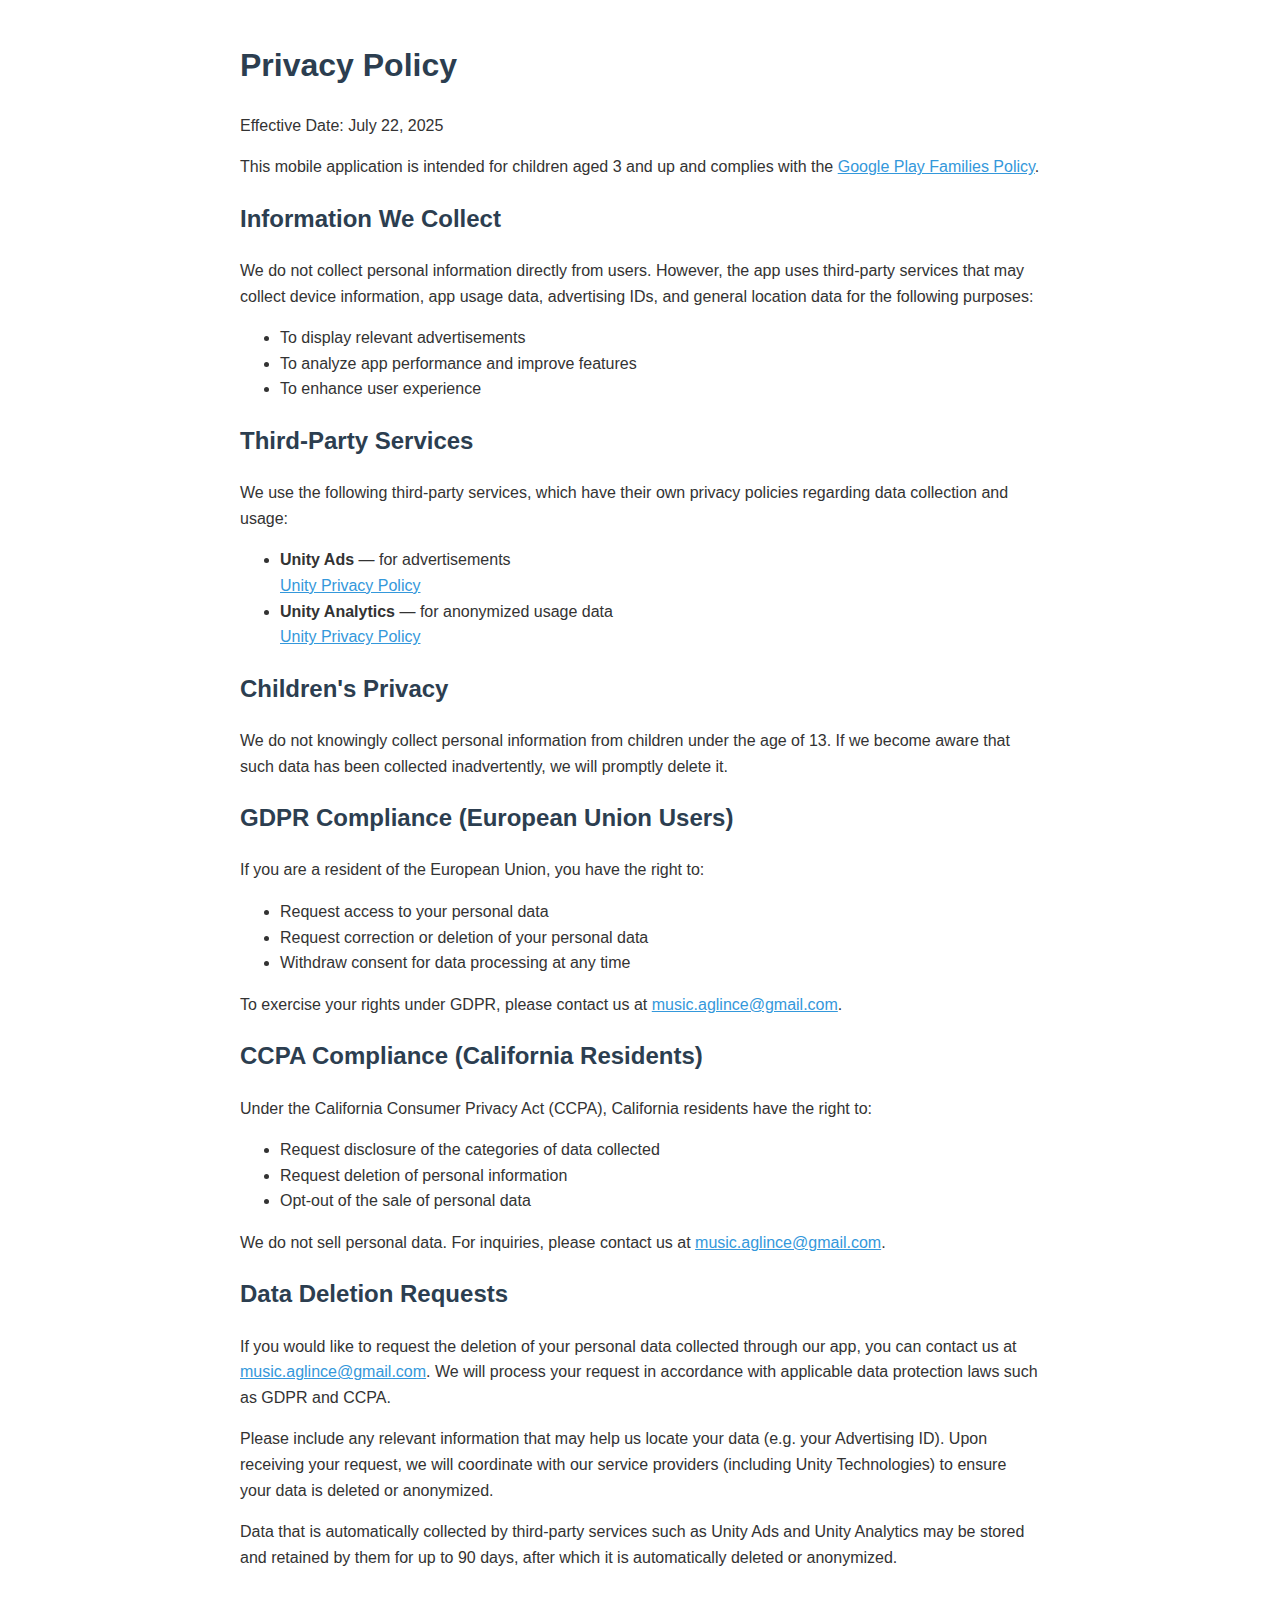
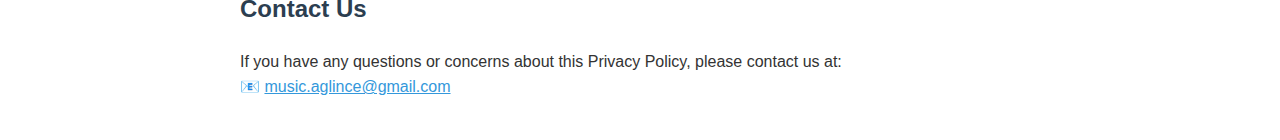
<file: GamePage/privacy-policy.html>
<!DOCTYPE html>
<html lang="en">
<head>
    <meta charset="UTF-8">
    <meta name="viewport" content="width=device-width, initial-scale=1.0">
    <title>Privacy Policy</title>
    <style>
        body {
            font-family: Arial, sans-serif;
            max-width: 800px;
            margin: 40px auto;
            padding: 0 20px;
            line-height: 1.6;
            color: #333;
        }
        h1, h2 {
            color: #2c3e50;
        }
        a {
            color: #3498db;
        }
    </style>
</head>
<body>
    <h1>Privacy Policy</h1>

    <p>Effective Date: July 22, 2025</p>

    <p>This mobile application is intended for children aged 3 and up and complies with the <a href="https://support.google.com/googleplay/android-developer/answer/9893335" target="_blank">Google Play Families Policy</a>.</p>

    <h2>Information We Collect</h2>
    <p>We do not collect personal information directly from users. However, the app uses third-party services that may collect device information, app usage data, advertising IDs, and general location data for the following purposes:</p>
    <ul>
        <li>To display relevant advertisements</li>
        <li>To analyze app performance and improve features</li>
        <li>To enhance user experience</li>
    </ul>

    <h2>Third-Party Services</h2>
    <p>We use the following third-party services, which have their own privacy policies regarding data collection and usage:</p>
    <ul>
        <li><strong>Unity Ads</strong> — for advertisements<br>
        <a href="https://unity.com/legal/privacy-policy" target="_blank">Unity Privacy Policy</a></li>

        <li><strong>Unity Analytics</strong> — for anonymized usage data<br>
        <a href="https://unity.com/legal/privacy-policy" target="_blank">Unity Privacy Policy</a></li>
    </ul>

    <h2>Children's Privacy</h2>
    <p>We do not knowingly collect personal information from children under the age of 13. If we become aware that such data has been collected inadvertently, we will promptly delete it.</p>

    <h2>GDPR Compliance (European Union Users)</h2>
    <p>If you are a resident of the European Union, you have the right to:</p>
    <ul>
        <li>Request access to your personal data</li>
        <li>Request correction or deletion of your personal data</li>
        <li>Withdraw consent for data processing at any time</li>
    </ul>
    <p>To exercise your rights under GDPR, please contact us at <a href="mailto:music.aglince@gmail.com">music.aglince@gmail.com</a>.</p>

    <h2>CCPA Compliance (California Residents)</h2>
    <p>Under the California Consumer Privacy Act (CCPA), California residents have the right to:</p>
    <ul>
        <li>Request disclosure of the categories of data collected</li>
        <li>Request deletion of personal information</li>
        <li>Opt-out of the sale of personal data</li>
    </ul>
    <p>We do not sell personal data. For inquiries, please contact us at <a href="mailto:music.aglince@gmail.com">music.aglince@gmail.com</a>.</p>

    <h2 id="data-deletion">Data Deletion Requests</h2>
    <p>
        If you would like to request the deletion of your personal data collected through our app, you can contact us at <a href="mailto:music.aglince@gmail.com">music.aglince@gmail.com</a>. 
        We will process your request in accordance with applicable data protection laws such as GDPR and CCPA.
    </p>
    <p>
        Please include any relevant information that may help us locate your data (e.g. your Advertising ID). Upon receiving your request, we will coordinate with our service providers (including Unity Technologies) to ensure your data is deleted or anonymized.
    </p>
    <p>
        Data that is automatically collected by third-party services such as Unity Ads and Unity Analytics may be stored and retained by them for up to 90 days, after which it is automatically deleted or anonymized.
    </p>

    <h2>Contact Us</h2>
    <p>If you have any questions or concerns about this Privacy Policy, please contact us at:<br>
    📧 <a href="mailto:music.aglince@gmail.com">music.aglince@gmail.com</a></p>
</body>
</html>
</file>
